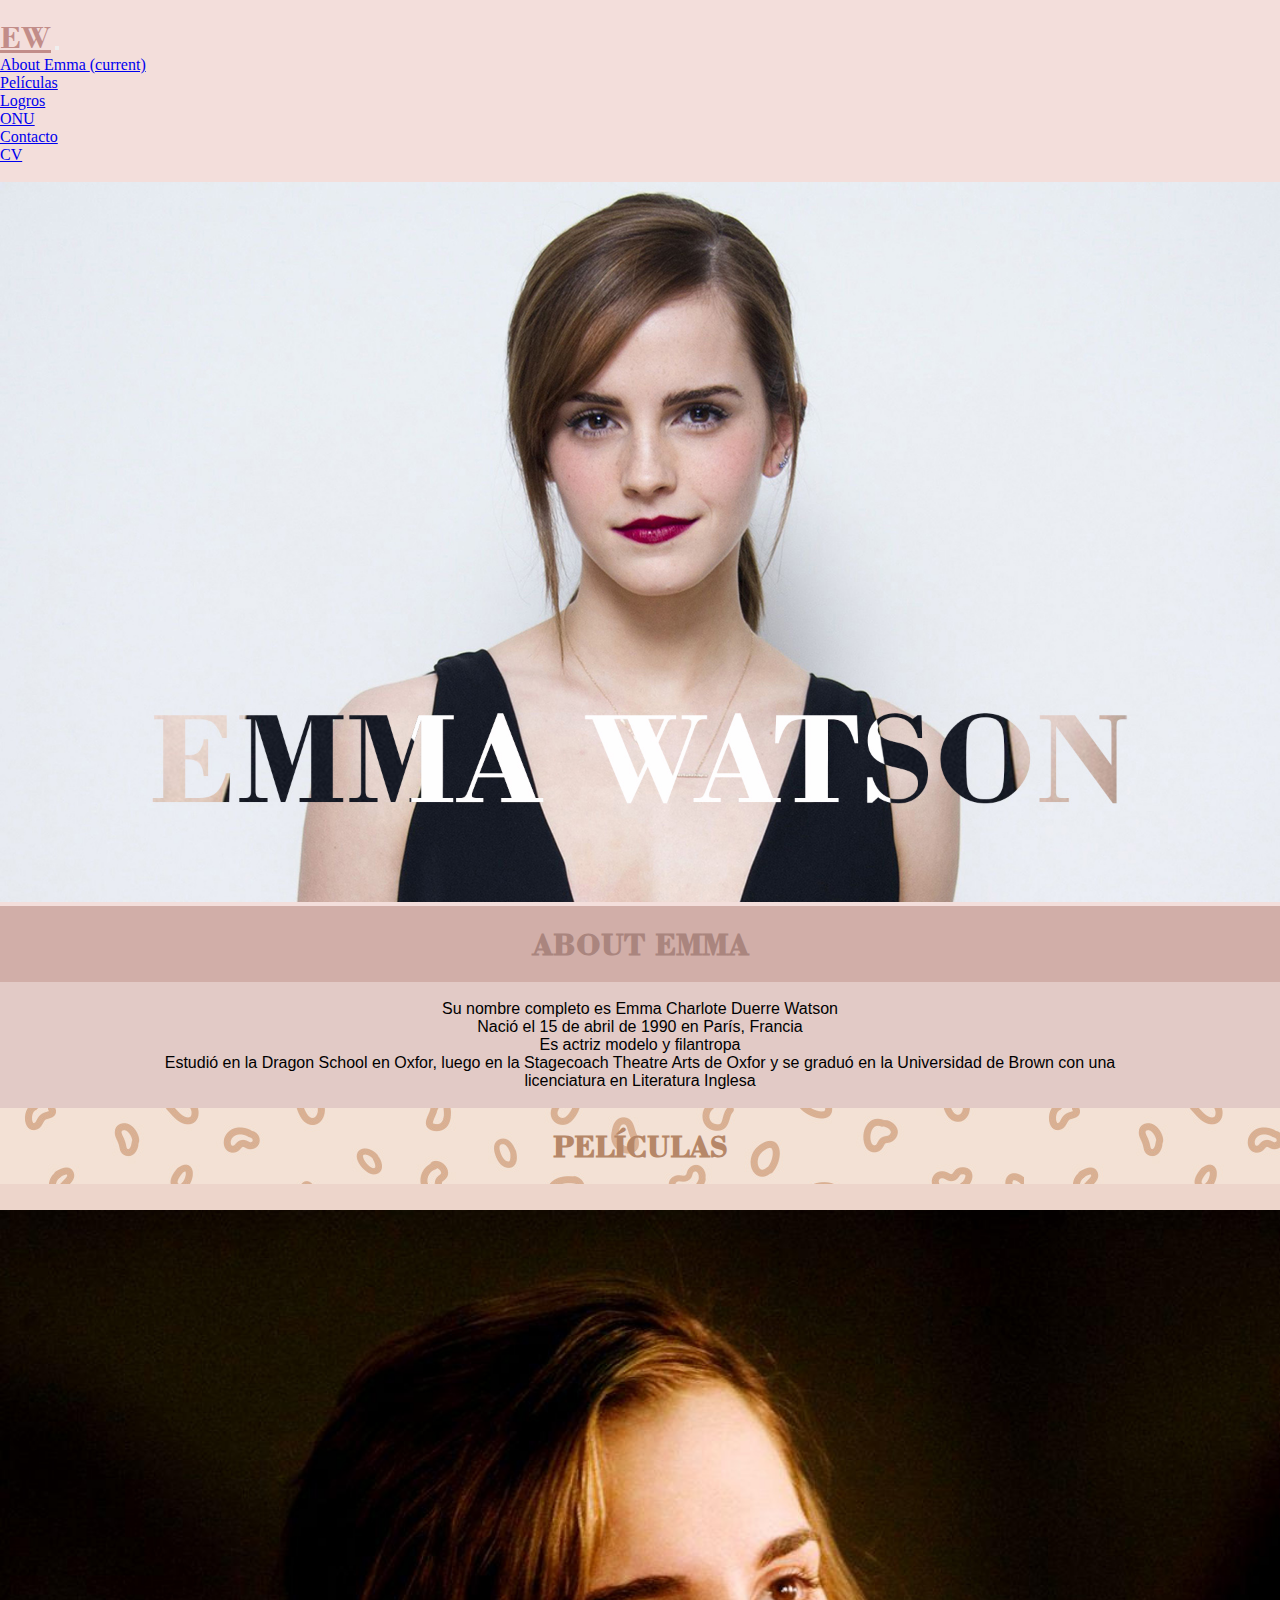
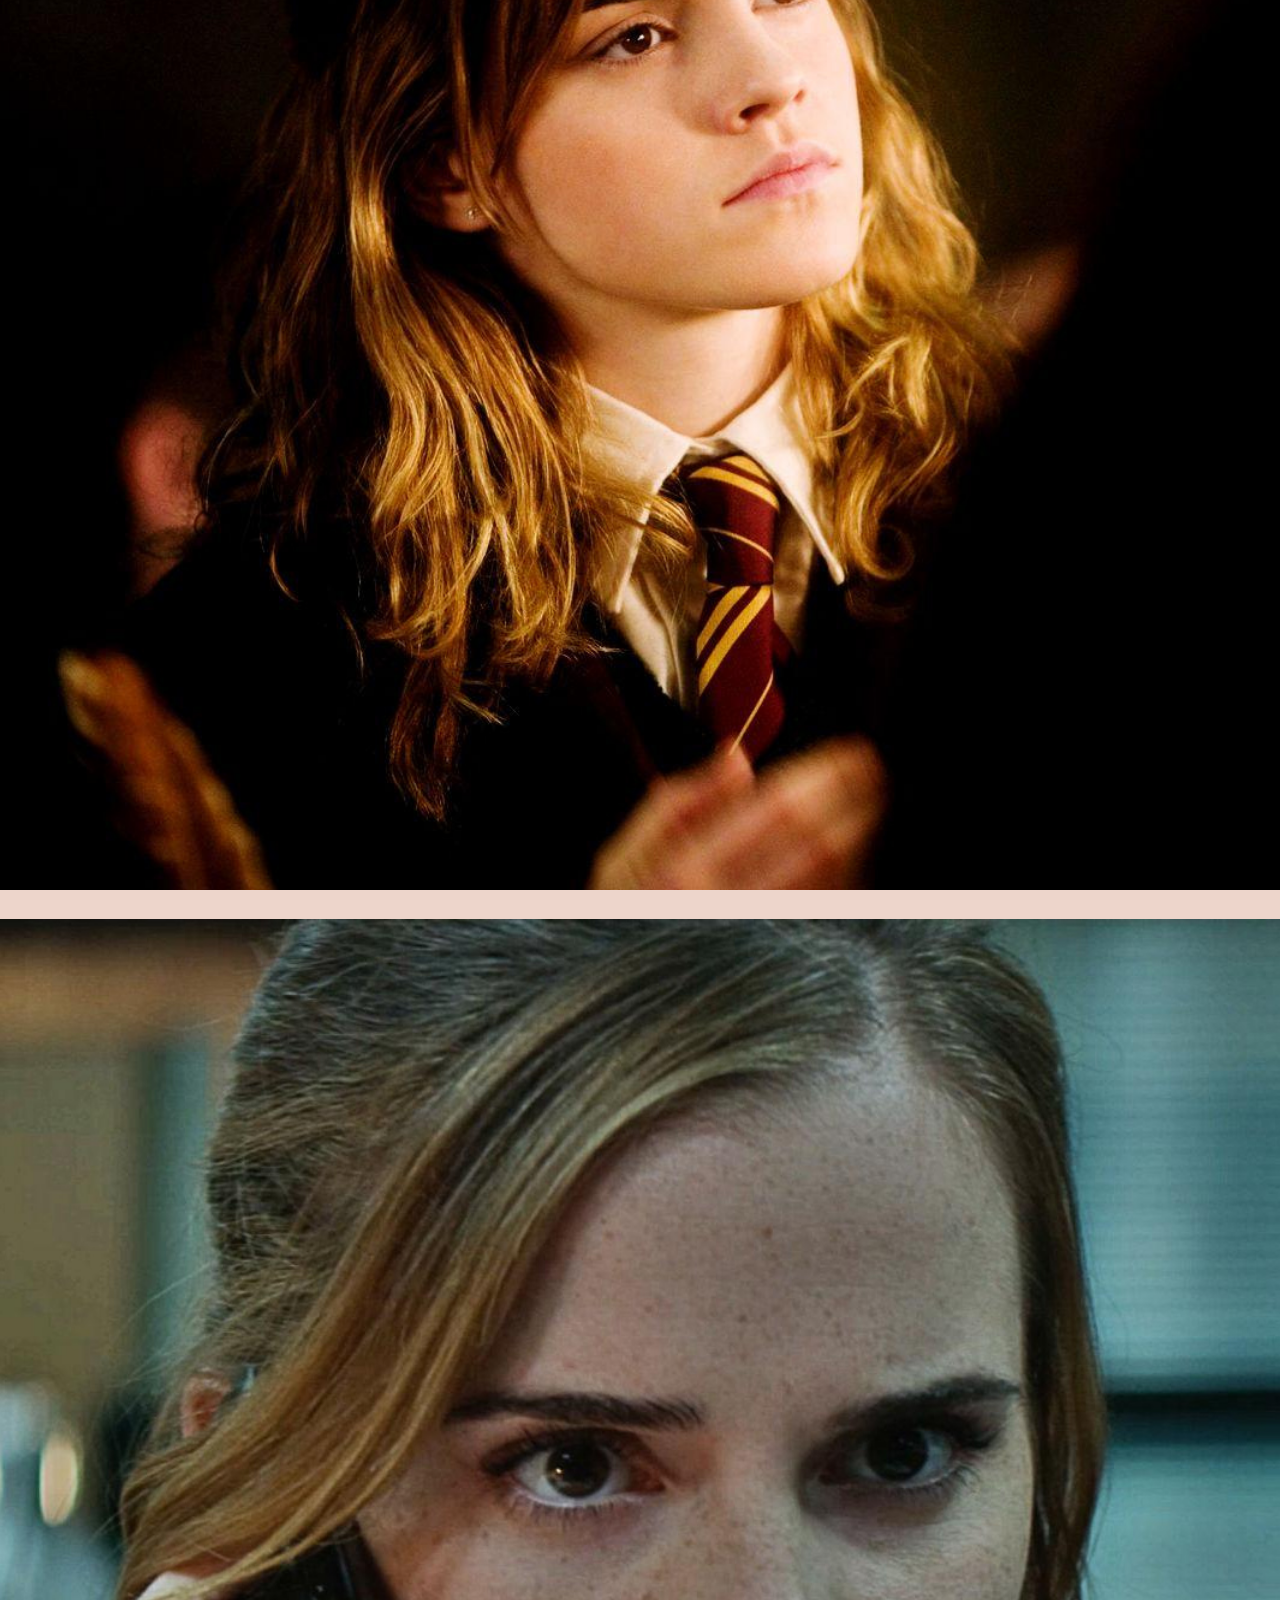
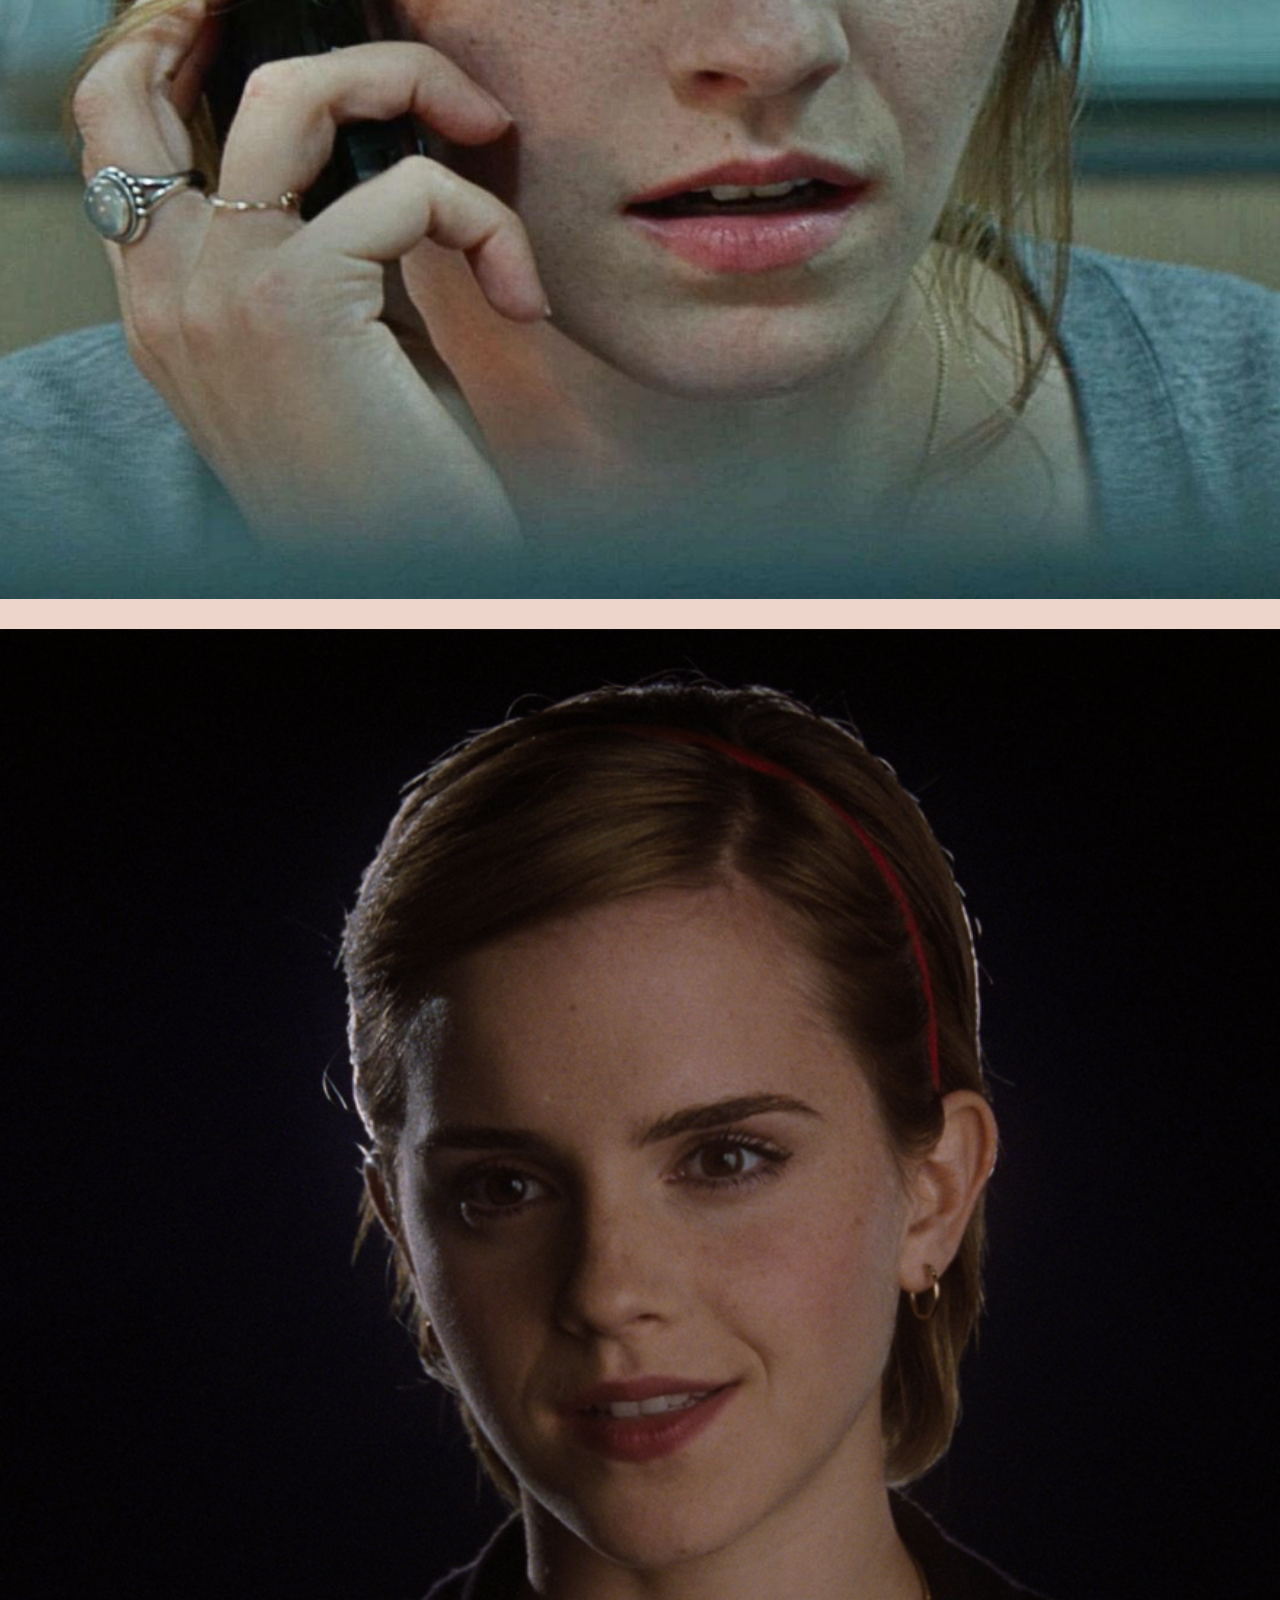
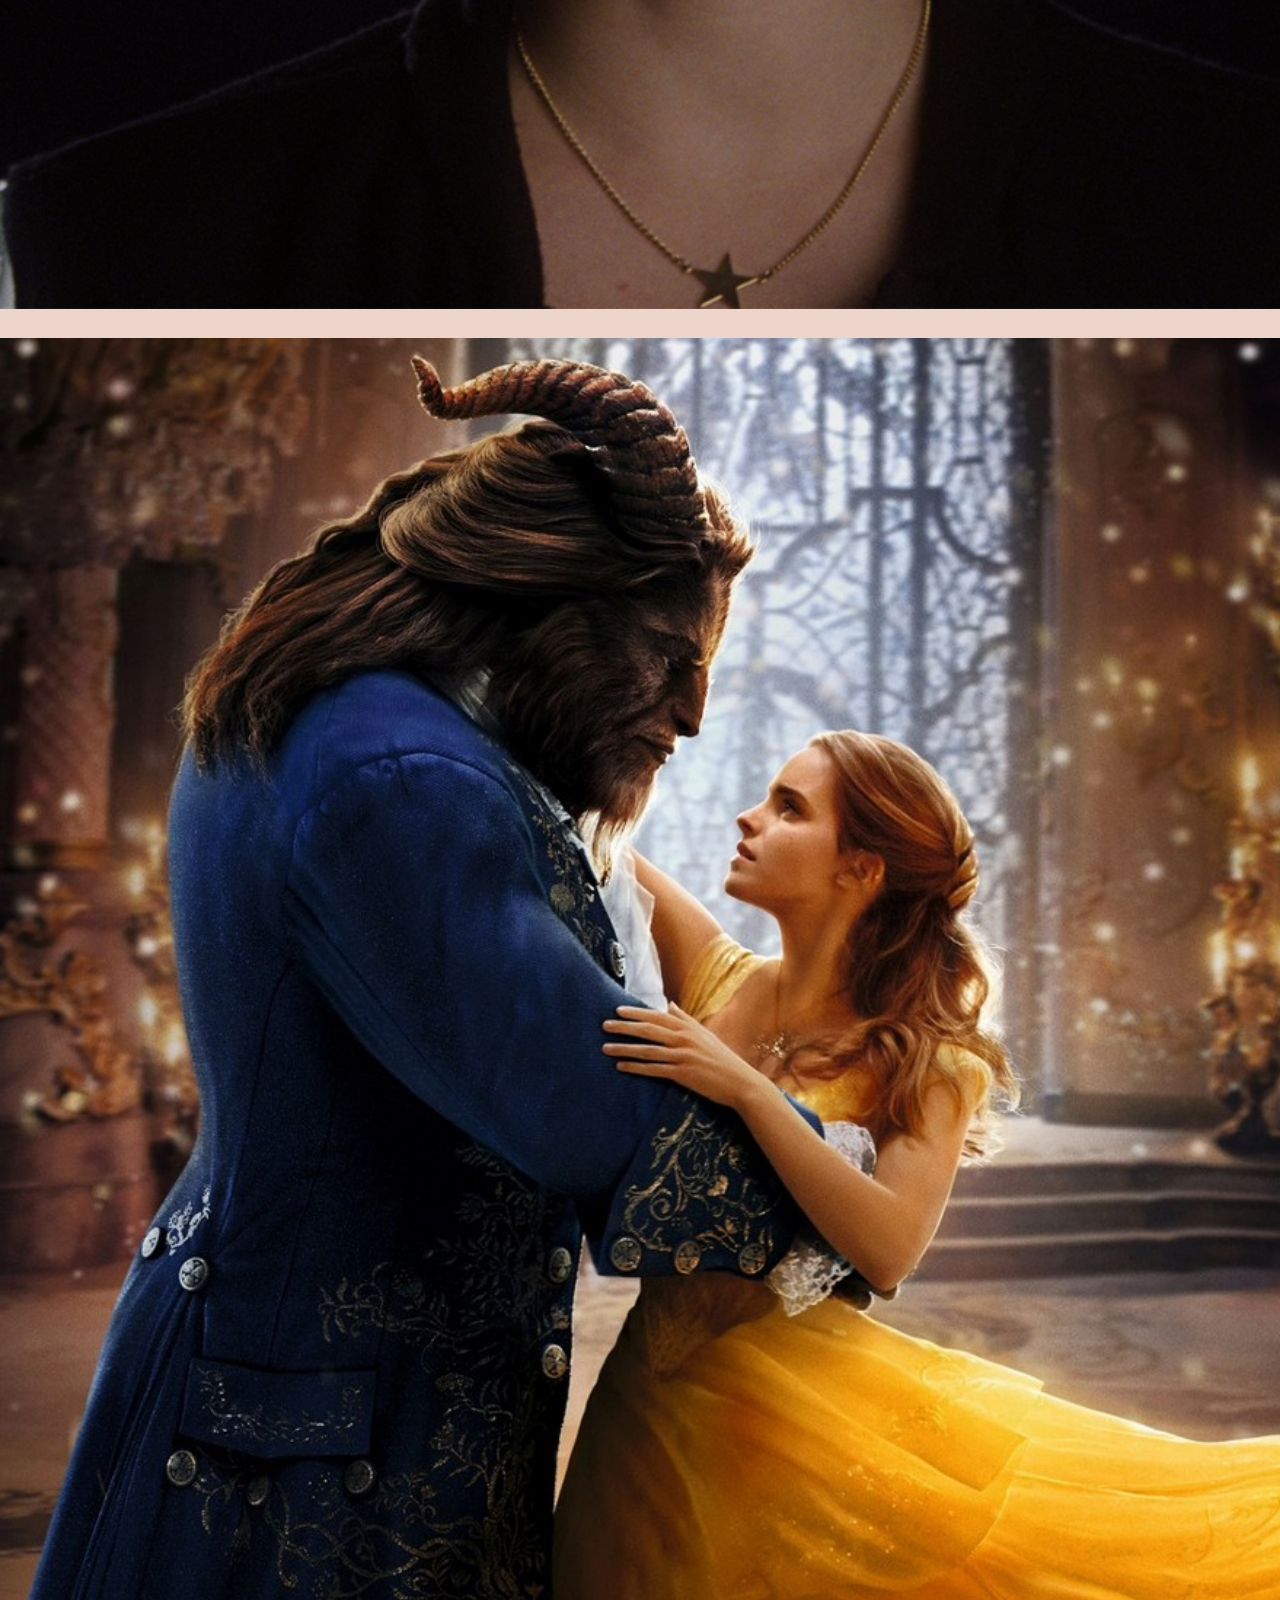
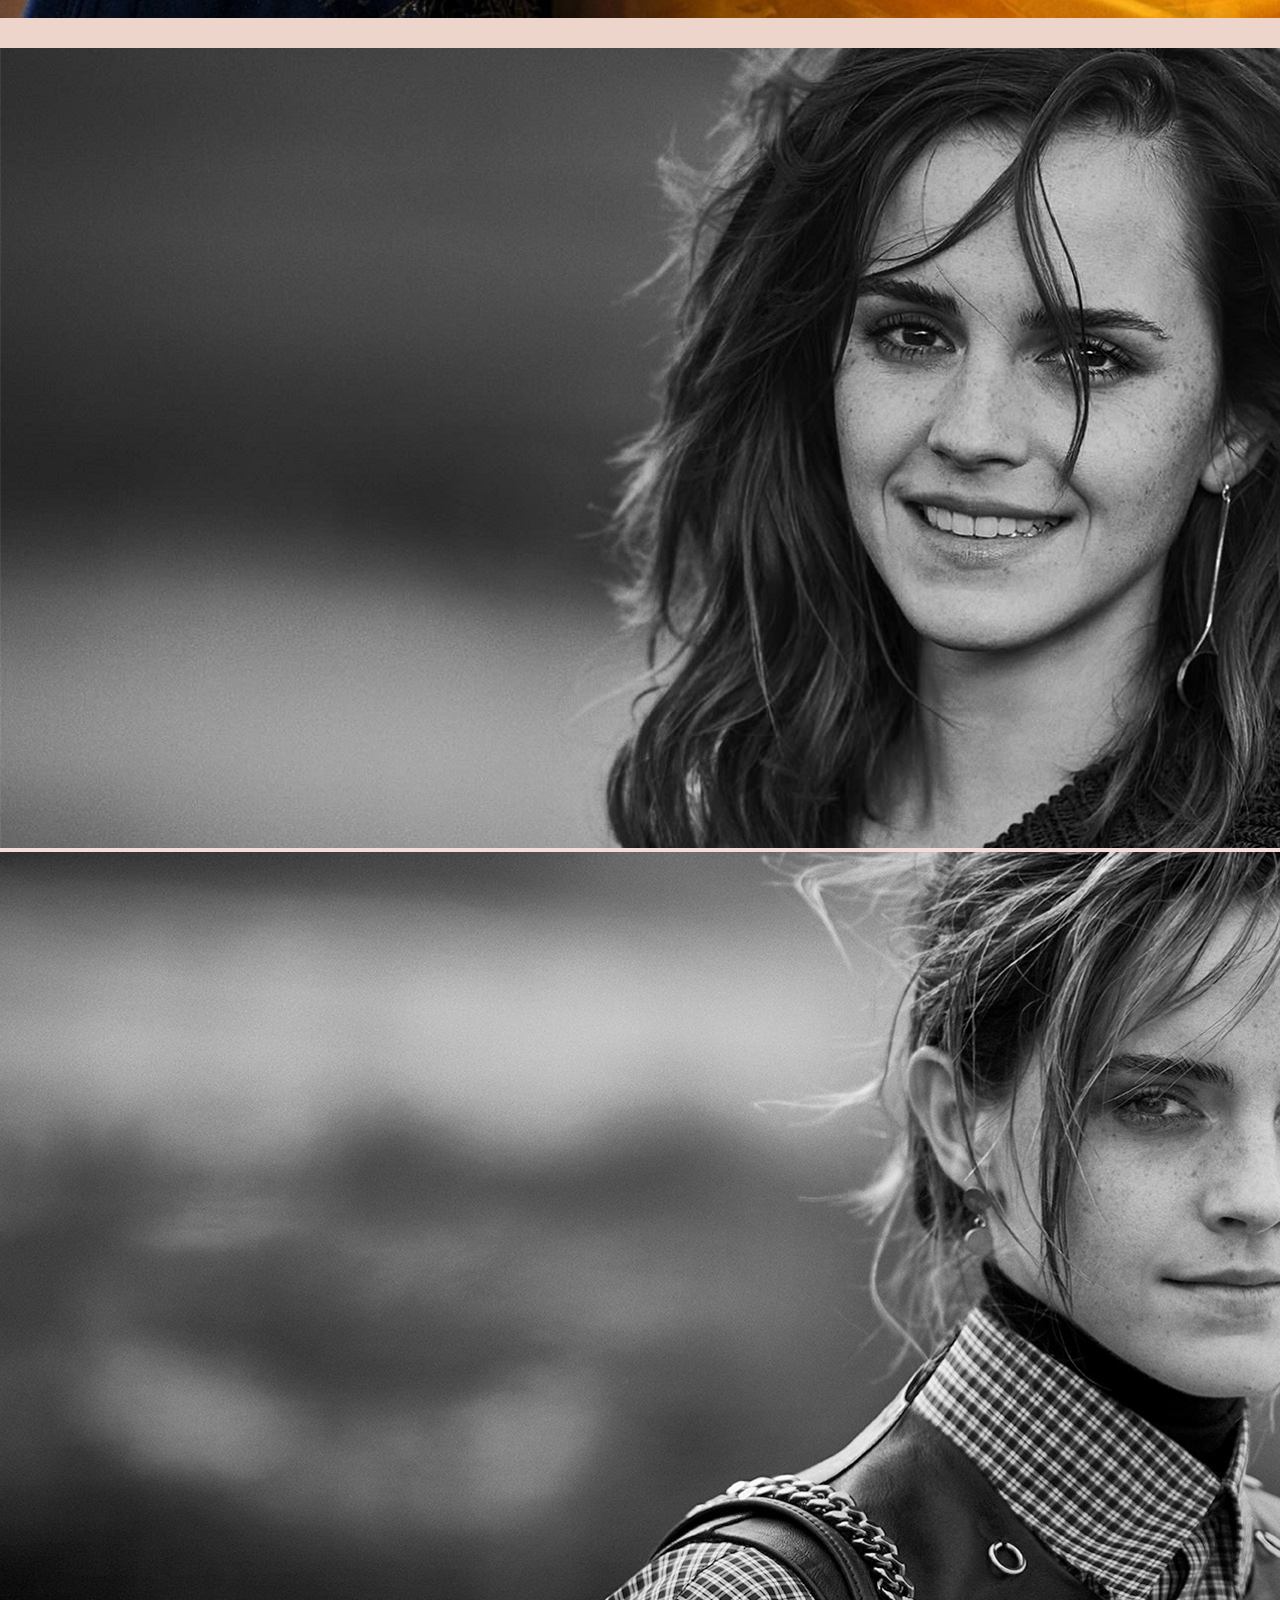
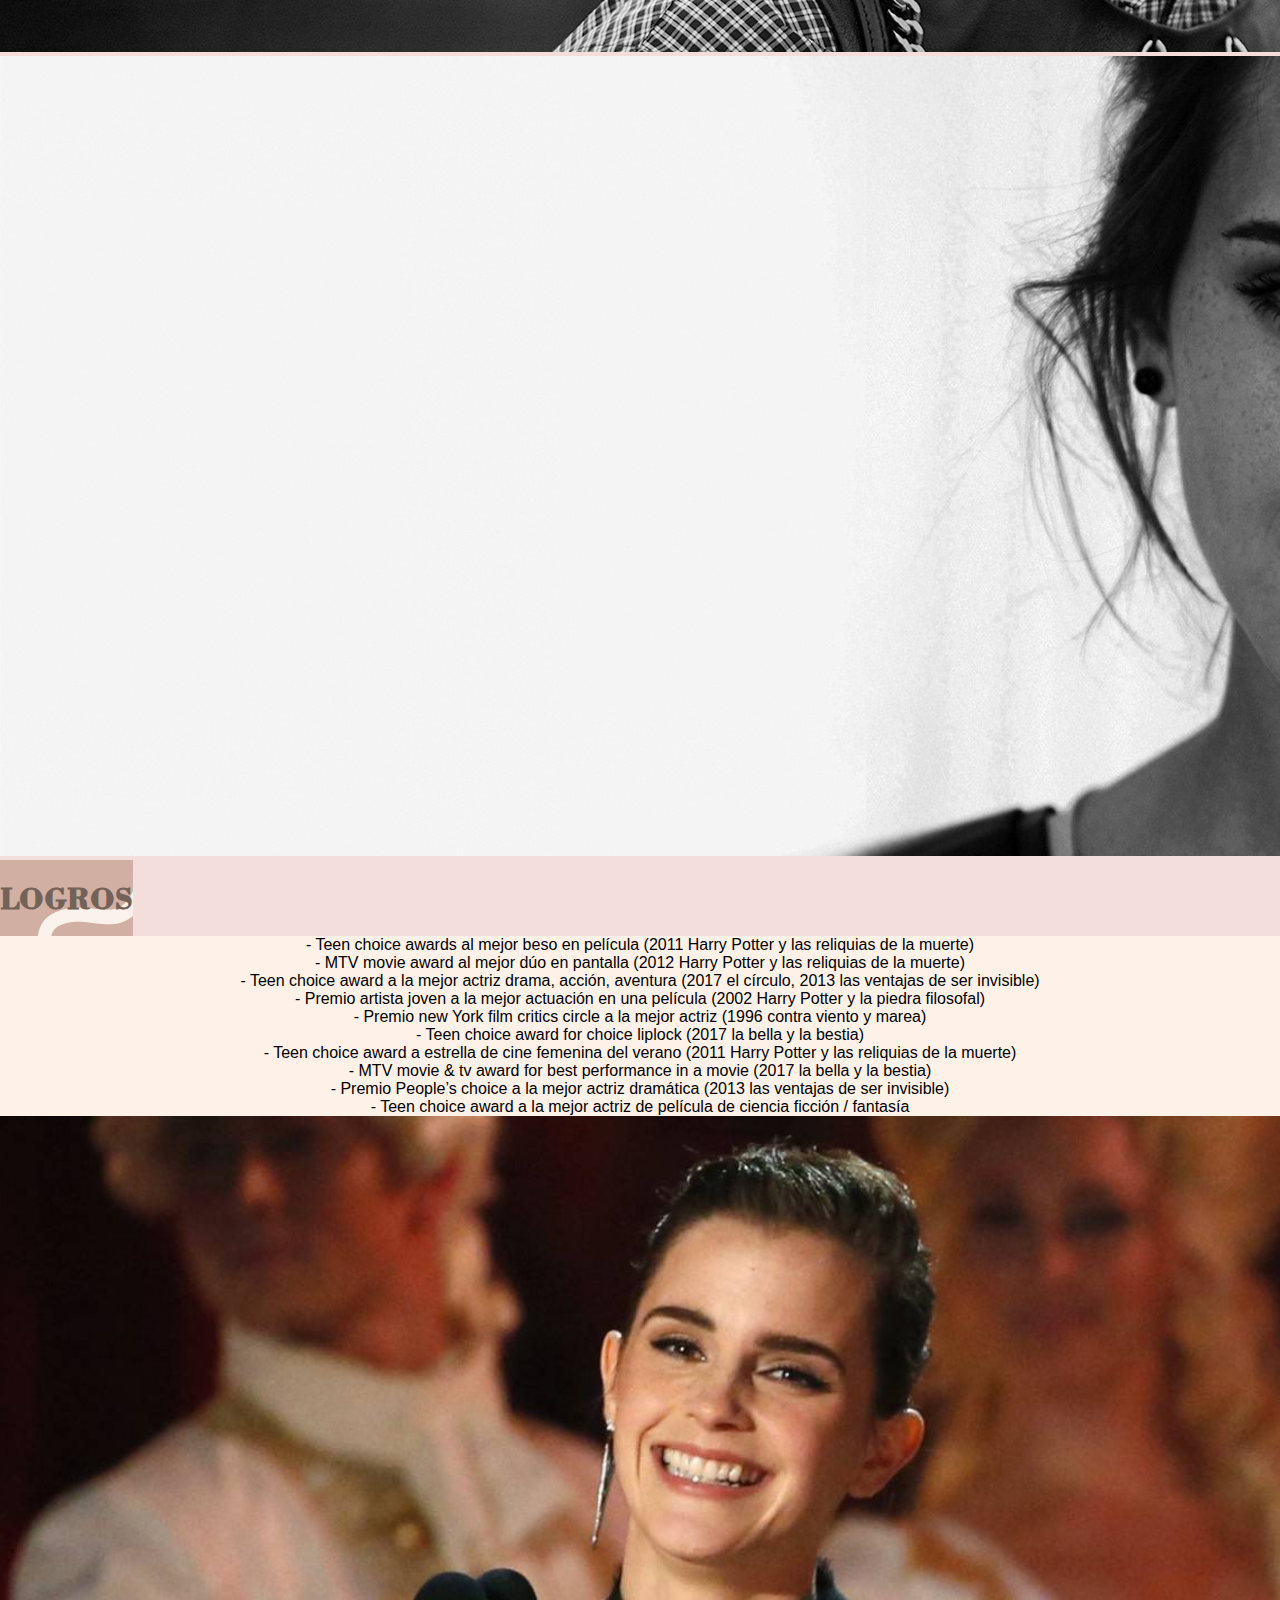
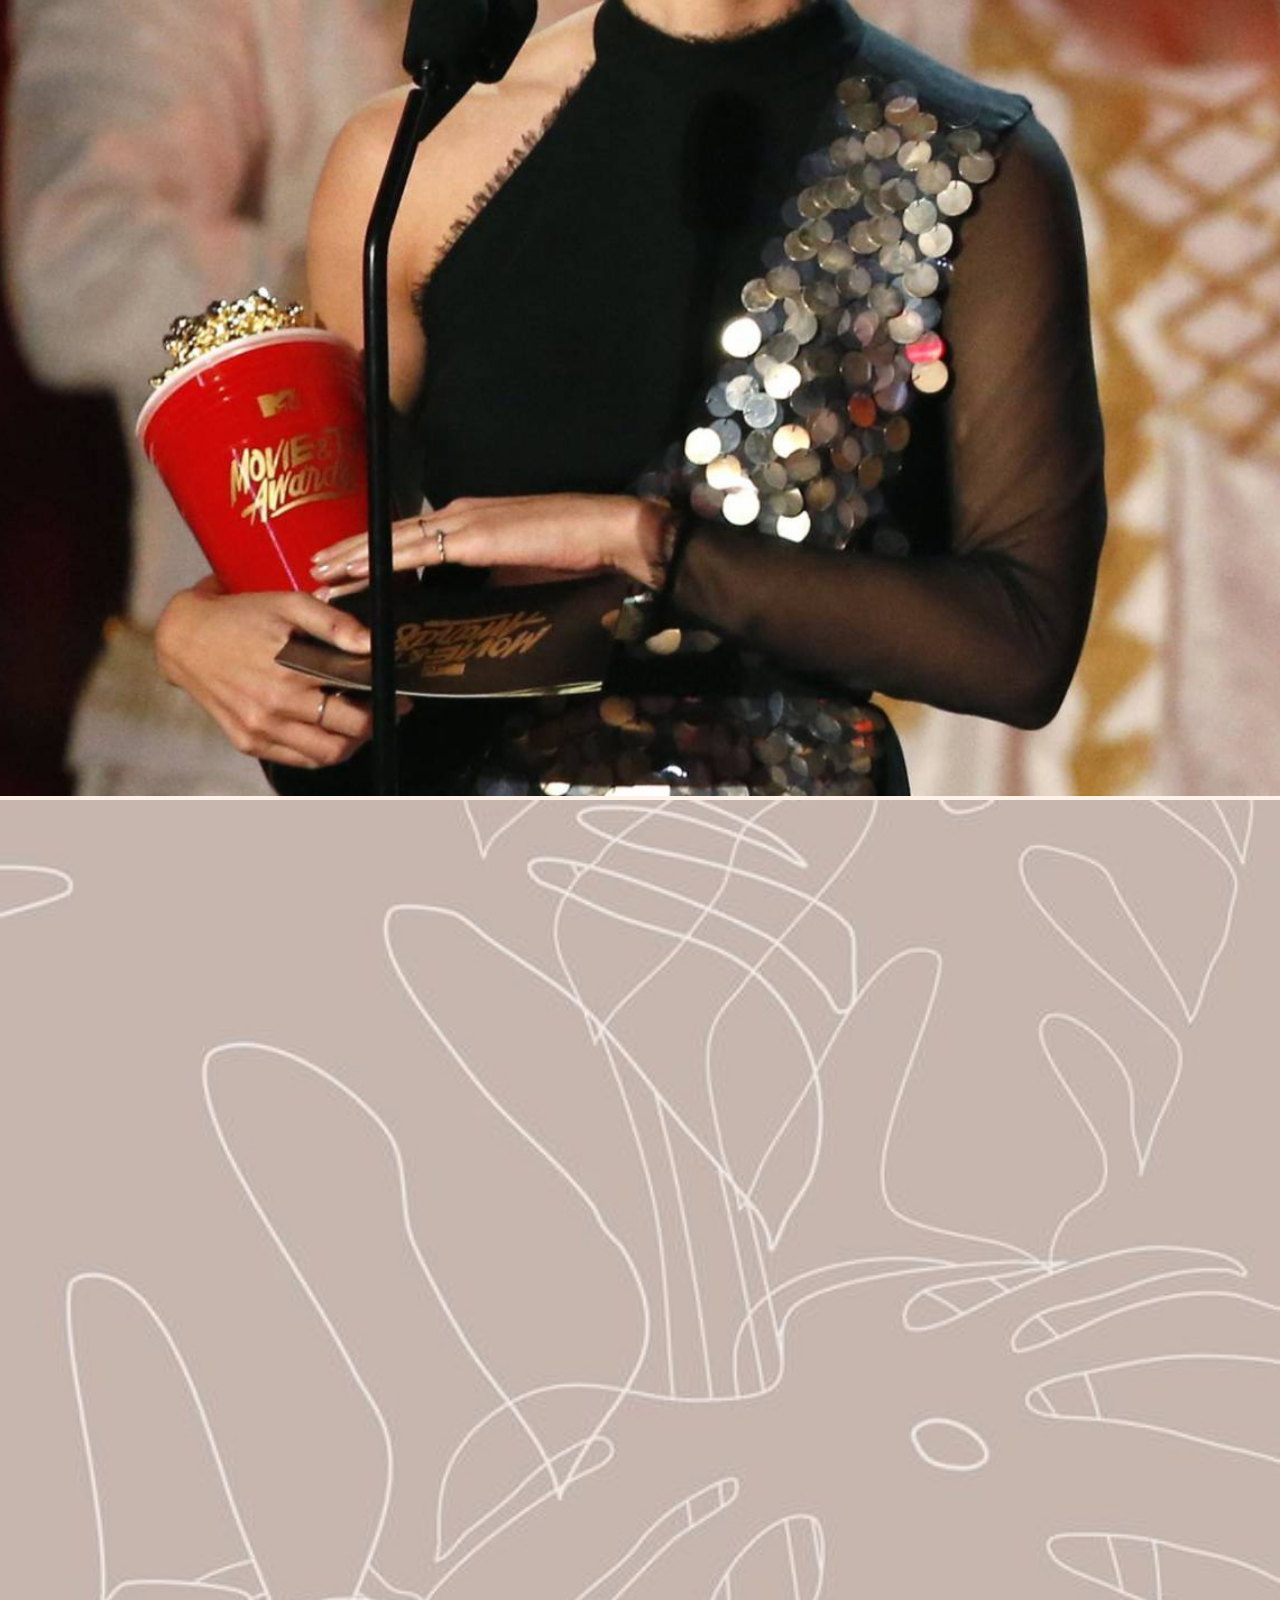
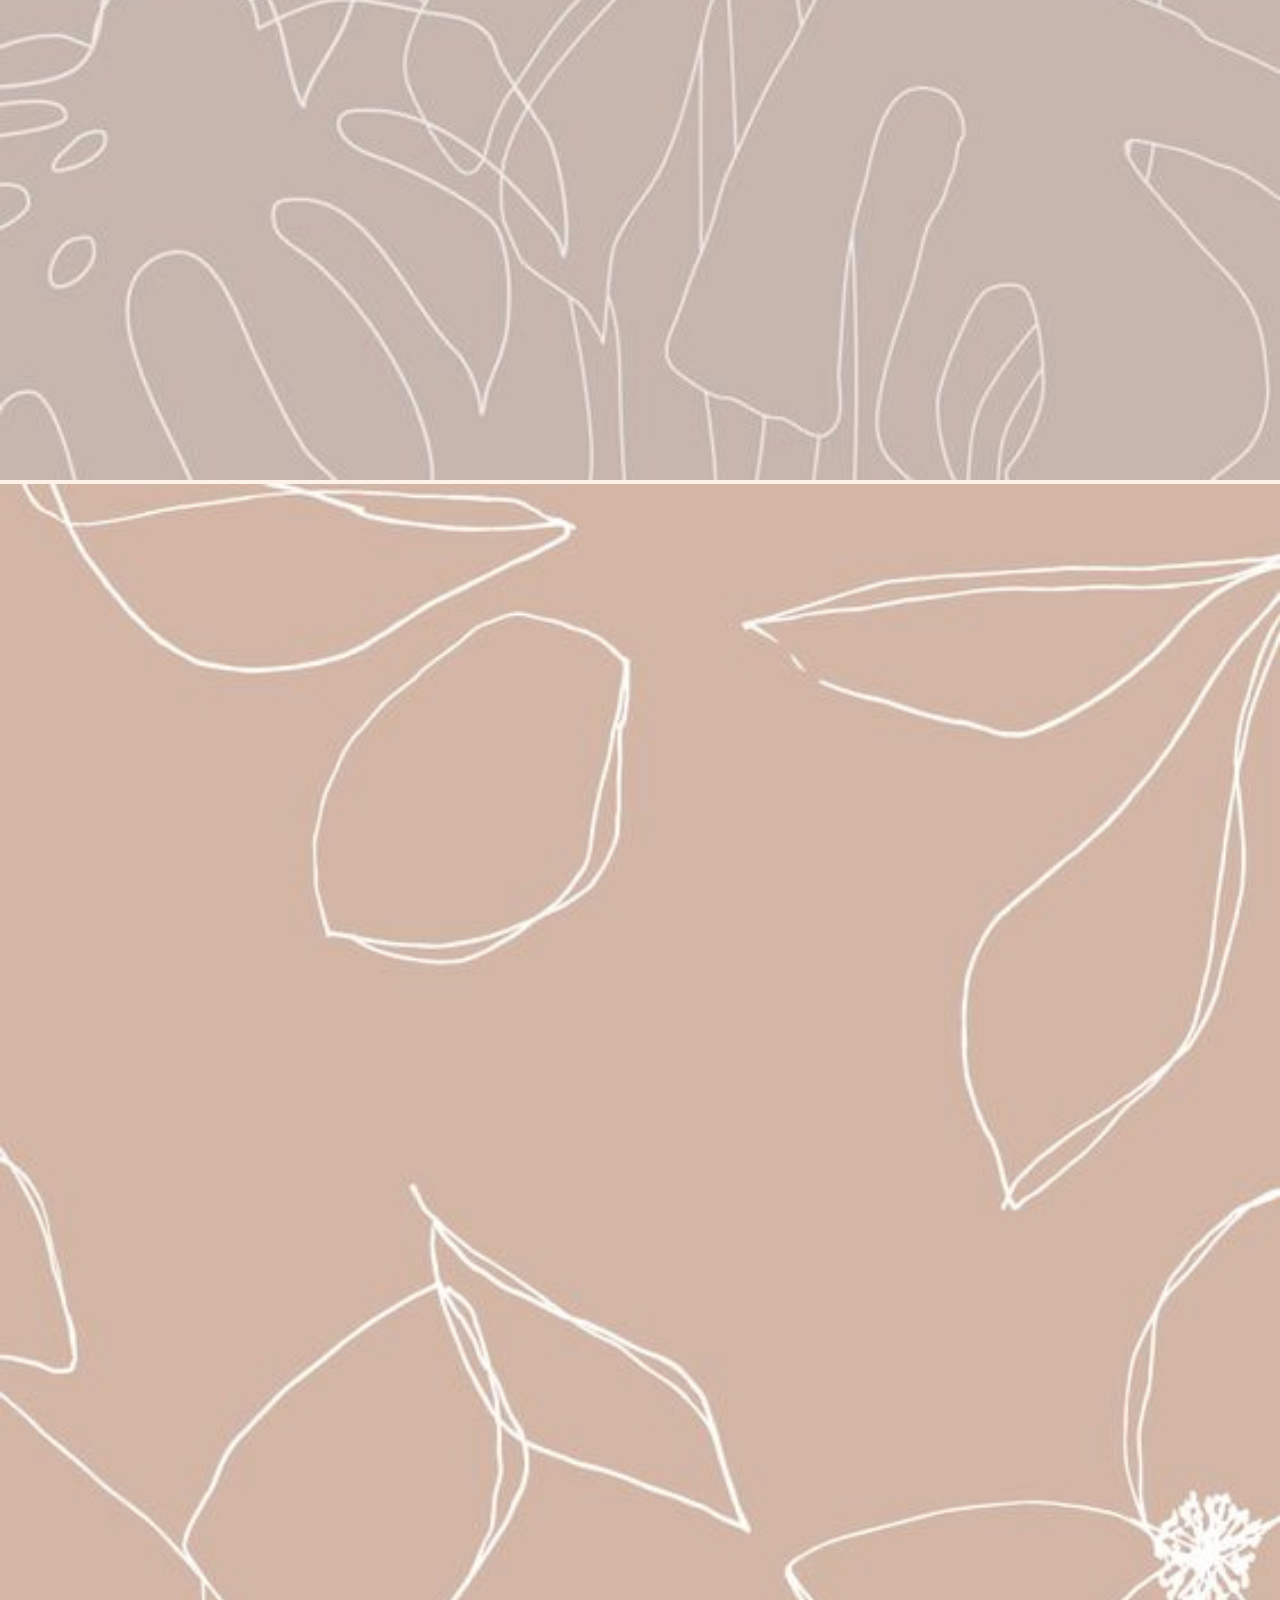
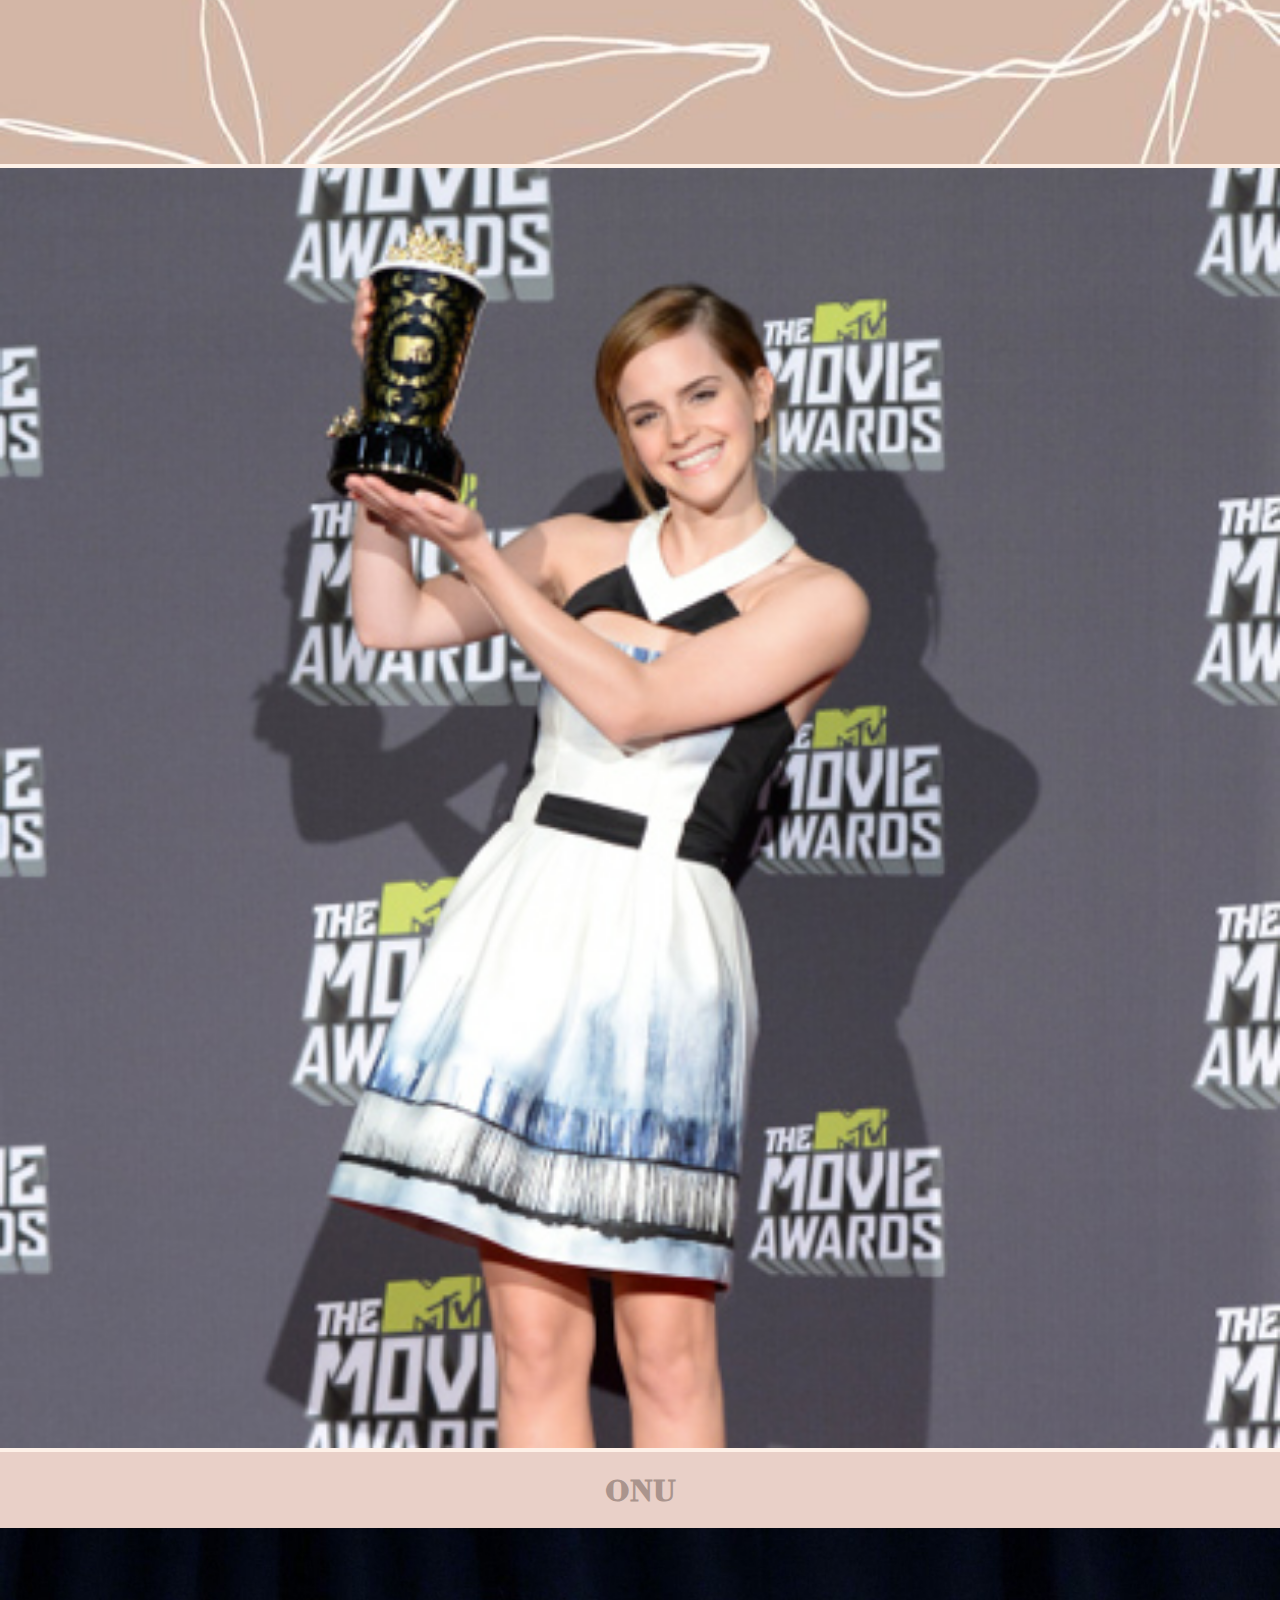
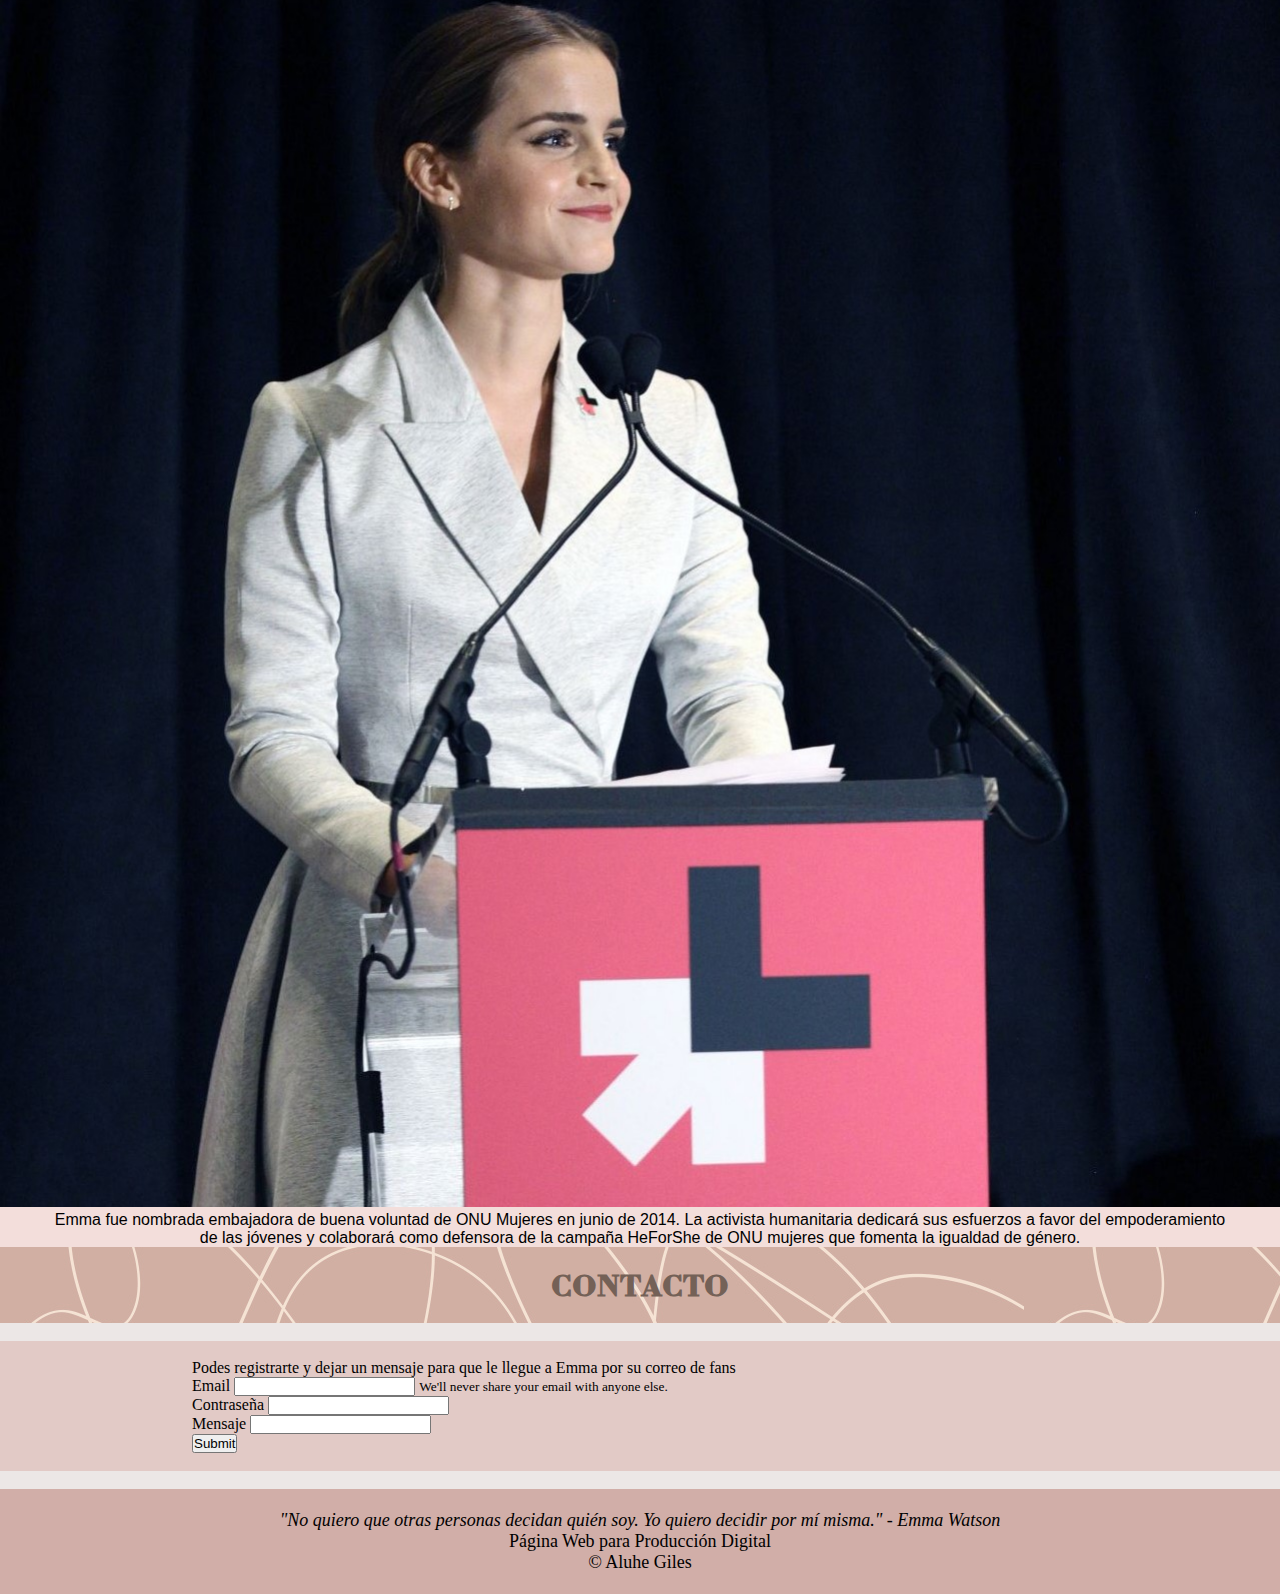
<file: index.html>
<!doctype html>
<html>
	<head>
        <meta charset="utf-8">
        <meta name="viewport" content="width=device-width, initial-scale=1.0">
		<title>Emma Watson</title>
        <link href="EmmaCSS.css" rel="stylesheet">
        <!-- Bootstrap CSS -->
        <link rel="stylesheet" href="https://cdn.jsdelivr.net/npm/bootstrap@4.5.3/dist/css/bootstrap.min.css" integrity="sha384-TX8t27EcRE3e/ihU7zmQxVncDAy5uIKz4rEkgIXeMed4M0jlfIDPvg6uqKI2xXr2" crossorigin="anonymous">
    </head>
    <body>
        <!-- Header -->
        <div class="generalbackground container-fluid">
            <br>
        </div>
        <header class="generalbackground container-fluid header">
            <nav class="navbar navbar-expand-lg navbar-light bg-light">

                <!-- Logo -->
                <a class="navbar-brand letralinda" href="#">EW</a>

                <!-- Boton Mobile -->
                <button class="navbar-toggler" type="button" data-toggle="collapse" data-target="#navbarNav" aria-controls="navbarNav" aria-expanded="false" aria-label="Toggle navigation">
                    <!-- Icono -->
                    <span class="navbar-toggler-icon"></span>
                </button>

                <!-- Menu -->
                <div class="collapse navbar-collapse ubicacionnav" id="navbarNav">
                  <ul class="navbar-nav">
                    <li class="nav-item active">
                      <a class="nav-link" href="#AboutEmma">About Emma <span class="sr-only">(current)</span></a>
                    </li>
                    <li class="nav-item">
                      <a class="nav-link" href="#Peliculas">Películas</a>
                    </li>
                    <li class="nav-item">
                      <a class="nav-link" href="#Logros">Logros</a>
                    </li>
                    <li class="nav-item">
                        <a class="nav-link" href="#ONU">ONU</a>
                      </li>
                      <li class="nav-item">
                        <a class="nav-link" href="#Contacto">Contacto</a>
                      </li>
                      <li class="nav-item">
                        <a class="nav-link" href="CV.html">CV</a>
                      </li>
                  </ul>
                </div>
              </nav>
        </header>
        <div class="generalbackground container-fluid">
            <br>
        </div>
        <div class="generalbackground container-fluid">
            <img class="size" src="imgs/EmmaIndex.jpg">
        </div>
        <!-- Sección About Emma -->
        <div class="container-fluid titles backgroundaboutemma">
            <br>
            <a name="AboutEmma"></a><h1 class="abtemma anim2">ABOUT EMMA</h1>
            <br>
        </div>
        <div class="container-fluid generalbackground">
            <div class="container containerbasics fondoaboutemma txt2">
            <br>
            <div class="extrpadding">
                <p>Su nombre completo es Emma Charlote Duerre Watson</p>
                <p>Nació el 15 de abril de 1990 en París, Francia</p>
                <p>Es actriz modelo y filantropa</p>
                <p>Estudió en la Dragon School en Oxfor, luego en la Stagecoach Theatre Arts de Oxfor y se graduó en la Universidad de Brown con una licenciatura en Literatura Inglesa</p>
            </div>
            <br>
            </div>
        </div>
        <!-- Sección Películas -->
        <div class="container-fluid titles patron2">
            <br>
            <a name="Peliculas"></a><h1 class="peliculas anim2">PELÍCULAS</h1>
            <br>
        </div>
        <div class="container-fluid containerpelis alg">
            <div class="container">
            <article class="row">
                <div class="col-md-6 col-sm-12">
                    <div class="espacioarriba cajaimg">

                        <img class="size img-fluid" src="imgs/HarryPotter.jpg">
                        <div class="overlay">
                            <p>En esta saga Emma representa el papel de Hermione Granger, el personaje más inteligente entre los principales</p>
                            <h3>Harry Potter</h3>
                        </div>

                    </div>
                </div>
                <div class="col-md-6 col-sm-12">
                    <div class="espacioarriba cajaimg">

                        <img class="size img-fluid" src="imgs/ElCirculo.jpg">
                        <div class="overlay">
                    		<p>Emma tiene el papel de Mae Holland, una joven prodigio contratada por "El Circulo"</p>
                            <h3>El Circulo</h3>
                        </div>

                    </div>
                </div>
                <div class="col-md-6 col-sm-12">
                    <div class="espacioarriba cajaimg">

                        <img class="size img-fluid" src="imgs/VentajasDeSerInvisible.jpg">
                        <div class="overlay">
                            <p>El rol de Emma en esta película es el de Sam, una estudiante de último año de secundaria</p>
                            <h3 class="thisone">Ventajas de Ser Invisible</h3>
                        </div>

                    </div>
                </div>
                <div class="col-md-6 col-sm-12">
                    <div class="espacioarriba espacioabajo cajaimg">

                        <img class="size img-fluid" src="imgs/LaBellaYLaBestia.jpg">
                        <div class="overlay">
                    		<p>En este clásico de Disney Emma interpreta a Bella, la princesa que salva la vida de la bestia</p>    
                            <h3>La Bella y la Bestia</h3>
                        </div>

                    </div>
                </div>
            </article>
            </div>
        </div>
        <!-- Contenedor del Slider -->
        <div id="carouselExampleSlidesOnly" class="carousel slide" data-ride="carousel">

            <!-- Slides / Imagenes -->
            <div class="carousel-inner">

              <div class="carousel-item active">
                  <img src="imgs/Slider1.jpg" class="d-block w-100" alt="Slide1">
              </div>

              <div class="carousel-item">
                <img src="imgs/Slider2.jpg" class="d-block w-100" alt="Slide2">
              </div>

              <div class="carousel-item">
                <img src="imgs/Slider3.jpg" class="d-block w-100" alt="Slide3">
              </div>
            </div>

          </div>
        <!-- Sección Logros -->
        <div class="container-fluid titles patron1">
            <br>
            <a name="Logros"></a><h1 class="logros anim2">LOGROS</h1>
            <br>
        </div>
        <div class="container-fluid containerpremios">
            <article class="row">
            <div class="col centert">
                <div class="txt2">
                <p>- Teen choice awards al mejor beso en película (2011 Harry Potter y las reliquias de la muerte)</p>
                <p>- MTV movie award al mejor dúo en pantalla (2012 Harry Potter y las reliquias de la muerte)</p>
                <p>- Teen choice award a la mejor actriz drama, acción, aventura (2017 el círculo, 2013 las ventajas de ser invisible)</p>
                <p>- Premio artista joven a la mejor actuación en una película (2002 Harry Potter y la piedra filosofal)</p>
                <p>- Premio new York film critics circle a la mejor actriz (1996 contra viento y marea)</p>
                <p>- Teen choice award for choice liplock (2017 la bella y la bestia)</p>
                <p>- Teen choice award a estrella de cine femenina del verano (2011 Harry Potter y las reliquias de la muerte)</p>
                <p>- MTV movie & tv award for best performance in a movie (2017 la bella y la bestia)</p>
                <p>- Premio People’s choice a la mejor actriz dramática (2013 las ventajas de ser invisible)</p>
                <p>- Teen choice award a la mejor actriz de película de ciencia ficción / fantasía</p>
                </div>
            </div>
            <div class="col-lg-6 col-md-12">
                <article class="row pad">
                <div class="col-6 ">
                    <img class="size img-fluid" src="imgs/Premios1.jpg">
                </div>
                <div class="col-6 ">
                    <img class="size img-fluid" src="imgs/PatronPremios1.jpg">
                </div>
                <div class="col-6 ">
                    <img class="size img-fluid" src="imgs/PatronPremios2.jpg">
                </div>
                <div class="col-6 ">
                  <img class="size img-fluid" src="imgs/Premios3.jpg">
                </div>
                </article>
            </div>
            </article>
    </div>
    <!-- Sección ONU -->
    <div class="titles container-fluid backgroundonu">
        <br>
        <a name="ONU"></a><h1 class="onu anim2">ONU</h1>
        <br>
    </div>
    <div class="container-fluid generalbackground">
        <div class="container">
        <article class="row">
            <div class="col-sm-12 col-md-6">
                <img class="img-fluid size anim1" src="imgs/onu.jpg">
            </div>
            <div class="col-sm-12 col-md-6 centert txt2">
                <p>Emma fue nombrada embajadora de buena voluntad de ONU Mujeres en junio de 2014. La activista humanitaria dedicará sus esfuerzos a favor del empoderamiento de las jóvenes y colaborará como defensora de la campaña HeForShe de ONU mujeres que fomenta la igualdad de género. </p>
            </div>
        </article>
        </div>
    </div>
    <!-- Sección Contacto -->
    <div class="titles container-fluid patron3">
        <br>
        <a name="Contacto"></a><h1 class="logros anim2">CONTACTO</h1>
        <br>
    </div>
    <div class="container-fluid backgroundcont">
        <br>
    </div>
    <div class="container-fluid backgroundcont">
        <div class="container fondoaboutemma">
            <br>
            <div class="contsize">
            <p>Podes registrarte y dejar un mensaje para que le llegue a Emma por su correo de fans</p>
            <!-- Form -->
            <form netlify>
                <div class="form-group">
                  <label for="exampleInputEmail1">Email</label>
                  <input type="email" class="form-control" id="exampleInputEmail1" aria-describedby="emailHelp">
                  <small id="emailHelp" class="form-text text-muted">We'll never share your email with anyone else.</small>
                </div>
                <div class="form-group">
                  <label for="exampleInputPassword1">Contraseña</label>
                  <input type="password" class="form-control" id="exampleInputPassword1">
                </div>
                <div class="form-group">
                    <label for="exampleInputPassword1">Mensaje</label>
                    <input type="password" class="form-control" id="exampleInputPassword1">
                  </div>
                <button type="submit" class="btn btn-primary">Submit</button>
                </div>
            </form>
              <br>
        </div>
    </div>
    <div class="container-fluid backgroundcont">
        <br>
    </div>
    <!-- Footer -->
    <div class="container-fluid footer">
        <div class="container">
            <br>
            <p class="cursiva">"No quiero que otras personas decidan quién soy. Yo quiero decidir por mí misma." - Emma Watson</p>
            <p>Página Web para Producción Digital</p>
            <p>© Aluhe Giles</p>
            <br>
        </div>
    </div>



         <!-- Bootstrap Js -->
         <script src="https://code.jquery.com/jquery-3.5.1.slim.min.js" integrity="sha384-DfXdz2htPH0lsSSs5nCTpuj/zy4C+OGpamoFVy38MVBnE+IbbVYUew+OrCXaRkfj" crossorigin="anonymous"></script>
         <script src="https://cdn.jsdelivr.net/npm/bootstrap@4.5.3/dist/js/bootstrap.bundle.min.js" integrity="sha384-ho+j7jyWK8fNQe+A12Hb8AhRq26LrZ/JpcUGGOn+Y7RsweNrtN/tE3MoK7ZeZDyx" crossorigin="anonymous"></script>
    </body>
</file>
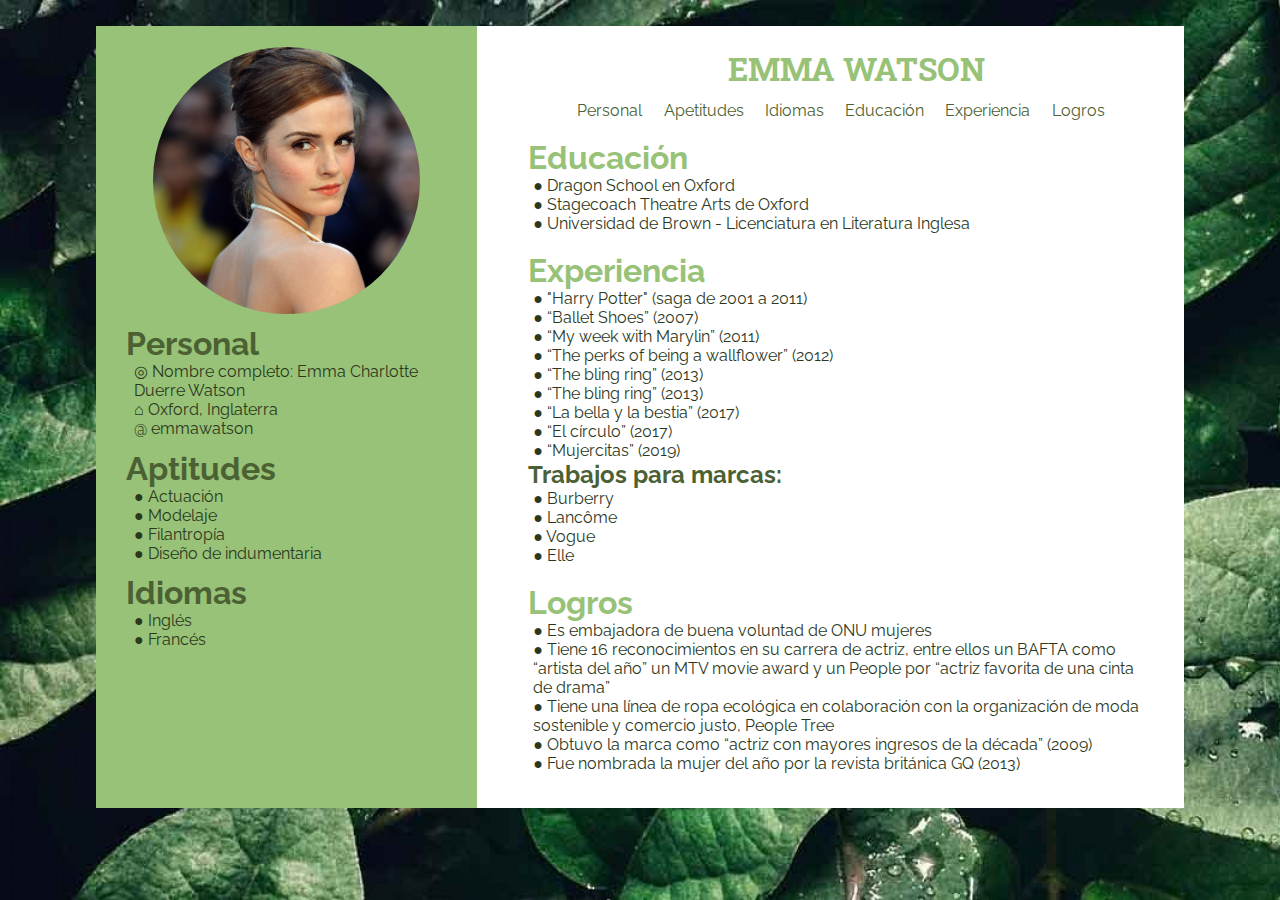
<file: CV.html>
<!doctype html>
<html>
	<head>
        <meta charset="utf-8">
        <meta name="viewport" content="width=device-width, initial-scale=1.0">
		<title>CV Emma Watson</title>
		<link href="Cv.css" rel="stylesheet">
    </head>
    <body>
        <main class="wrapper">
            <div class="item1">
                <div>
                    <img class="img" src="imgs/Emma.jpg" alt="Emma">
                </div>
                <div>
                    <a name="Personal"></a><h1>Personal</h1>
                    <p>◎ Nombre completo: Emma Charlotte Duerre Watson</p>
                    <p>⌂ Oxford, Inglaterra</p>
                    <p>@ <a href="https://www.instagram.com/emmawatson/">emmawatson</a> </p>
                </div>
                <div>
                    <a name="Aptitudes"></a><h1>Aptitudes</h1>
                    <p>● Actuación</p>
                    <p>● Modelaje</p>
                    <p>● Filantropía</p>
                    <p>● Diseño de indumentaria</p>
                </div>
                <div>
                    <a name="Idiomas"></a><h1>Idiomas</h1>
                    <p>● Inglés</p>
                    <p class="espacioabajo">● Francés</p>
                </div>
            </div>
           
            <div class="item2">
                <div>
                    <h1 class="nombre">EMMA WATSON</h1>
                </div>
                <div class="nav">
                    <a href="#Personal">Personal</a>
                    <a href="#Aptitudes">Apetitudes</a>
                    <a href="#Idiomas">Idiomas</a>
                    <a href="#Educación">Educación</a>
                    <a href="#Experiencia">Experiencia</a>
                    <a href="#Logros">Logros</a>
                </div>
                <div>
                    <a name="Educación"></a><h1>Educación</h1>
                    <p>● Dragon School en Oxford</p>
                    <p>● Stagecoach Theatre Arts de Oxford</p>
                    <p>● Universidad de Brown - Licenciatura en Literatura Inglesa</p>
                </div>
                <div>
                    <a name="Experiencia"></a><h1>Experiencia</h1>
                    <p>● "Harry Potter" (saga de 2001 a 2011)</p>
                    <p>● “Ballet Shoes” (2007)</p>
                    <p>● “My week with Marylin” (2011)</p>
                    <p>● “The perks of being a wallflower” (2012)</p>
                    <p>● “The bling ring” (2013)</p>
                    <p>● “The bling ring” (2013) </p>
                    <p>● “La bella y la bestia” (2017)</p>
                    <p>● “El círculo” (2017)</p>
                    <p>● “Mujercitas” (2019)</p>
                    <h2>Trabajos para marcas:</h2>
                    <p>● Burberry</p>
                    <p>● Lancôme</p>
                    <p>● Vogue</p>
                    <p>● Elle</p>
                </div>
                <div>
                    <a name="Logros"></a><h1>Logros</h1>
                    <p>● Es embajadora de buena voluntad de ONU mujeres</p>
                    <p>● Tiene 16 reconocimientos en su carrera de actriz, entre ellos un BAFTA como “artista del año” un MTV movie award y un People por “actriz favorita de una cinta de drama”</p>
                    <p>● Tiene una línea de ropa ecológica en colaboración con la organización de moda sostenible y comercio justo, People Tree</p>
                    <p>● Obtuvo la marca como “actriz con mayores ingresos de la década” (2009)</p>
                    <p class="espacioabajo">● Fue nombrada la mujer del año por la revista británica GQ (2013)</p>
                </div>
                
            </div>

        </main>
    </body>
</file>
<file: EmmaCSS.css>
/*Fuentes Importadas*/
@font-face { font-family: Titulos; src: url(fuentes/BODONIB.TTF);}
@font-face { font-family: Pelis; src: url(fuentes/Wishingly.otf);}
@import url('https://fonts.googleapis.com/css2?family=Raleway&display=swap');

* {
    padding: 0;
    margin: 0;
}

html { 
    background-color: #f3dedb;}

h3 {
    font-family: Pelis;
    padding-top: 1%;
}

@keyframes anim1 {
    0% {
        transform: scale(0.9);
      }

    50% {
        transform: scale(1);
      }

    100% {
        transform: scale(0.9);
      }
}

@keyframes anim2 {
    0% {
      letter-spacing: -0.5em;
      opacity: 0;
    }
    40% {
      opacity: 0.6;
    }
    100% {
      opacity: 1;
    }
  }
  

/*Clases*/

.anim1 {
    animation: anim1 10s infinite;
}

.anim2 {
    animation: anim2 3s infinite;
    animation-delay: 1;
}

.ubicacionnav {
    justify-content: center;
}

.letralinda {
    color: #c28d89;
    font-family: Titulos;
    font-size: xx-large;
}

.generalbackground { 
    background-color: #f3dedb;
}

.size { width: 100%;}

.titles {
    text-align: center;
    font-family: Titulos;
}

.backgroundaboutemma {
    background-color: #d1aea8;
}

.patron1 { 
    background-image: url(imgs/Patrón1.jpg);
    width: max-content;
    margin: 0;
}

.patron2 {
    background-image: url(imgs/Patrón2.jpg);
    margin: 0;
}

.patron3 {
    background-image: url(imgs/Patrón3.jpg);
    margin: 0;
}

.fondoaboutemma {
    background-color: #e2cac6;
}

.containerpelis {
    background-color: #edd5cb;
}

.cajaimg {
    position: relative;
    width: 100%;
    cursor: pointer;
    display: inline-block;
}

.cajaimg .overlay {
    position: absolute;
    bottom: 0;
    height: 25%;
    width: 100%;
    background-color: rosybrown;
    color: white;
    text-align: center;
    opacity: 0;
    transition: opacity 0.5s ease-in-out;
}

.cajaimg:hover .overlay {
    opacity: 1;
    cursor: pointer;
}

.thisone {
    font-size: 1.50rem;
}

.overlay h3 {
    position: absolute;
    bottom: 34%;
    left: 50%;
    transform: translate(-50%, -50%);
}

.overlay p {
    position: absolute;
    bottom: 0.5%;
    padding-left: 1%;
    padding-right: 1%;
    transform: translate(-50% -50%);
}

.extrpadding {
    padding-left: 8%;
    padding-right: 8%;
}

.txt2 {
    text-align: center;
    font-family: 'Raleway', sans-serif;
    padding-left: 3.5%;
    padding-right: 3.5%;
}

.espacioarriba {
    margin-top: 2%;
}

.espacioabajo {
    margin-bottom: 2%;
}

.centert {
    align-self: center;
}

.containerpremios {
    background-color: #fef1e8;
}

.pad [class*="col-"] {
    padding: 0;
}

.backgroundonu {
    background-color: #e9d0c8;
}

.contsize {
    padding-left: 15%;
    padding-right: 15%;
}

.backgroundcont {
    background-color: #ece7e6;
}

.cursiva {
    font-style: italic;
}

.footer {
    text-align: center;
    font-size: large;
    background-color: #d1aea8;
}

.onu {
    color: #aa948d;
}

.logros {
    color: #746157;
}

.peliculas {
    color: #b68768;
}

.abtemma {
    color: #aa857e;
}
</file>
<file: Cv.css>
/*Fuentes*/
@import url('https://fonts.googleapis.com/css2?family=Roboto+Slab&display=swap');
@import url('https://fonts.googleapis.com/css2?family=Raleway&display=swap');
@import url('https://fonts.googleapis.com/css2?family=Raleway:wght@700&display=swap');

/*General*/
html {
    color: black;
    text-align: left;
    background-image: url(imgs/BackgroundLeaves.jpg);
    font-family: 'Raleway', sans-serif;
}

* { margin: 0;
    padding: 0;
}

img { width: 100%;}

/*Animaciones*/

@keyframes animdestello {
    0%{ transform: scale(0.75);}
    20% { transform: scale(0.90);}
    40% { transform: scale(0.75);}
    60% { transform: scale(0.90);}
    80% { transform: scale(0.75);}
    100%{ transform: scale(0.90);}
}

/*Clases*/
.wrapper {
    width: 85%;
    margin-left: 7.5%;
    margin-right: 7.5%;
    display: flex;
    margin-top: 1%;
    padding-top: 1%;
    padding-bottom: 5%;
}

.item1 { 
    width: 35%;
    background-color: #97c277;
    padding-top: 2%;
}

.item1 p {
    color: #2c381d;
    padding-left: 10%;
    padding-right: 6%;
}

.item1 a {
    text-decoration: none;
    color:  #2c381d;
}

.item1 h1 {
    color: #4c6133;
    padding-top: 3%;
    padding-left: 8%;
}


.item2 {
    width: 65%;
    background-color: white;
    padding-top: 2%;
}

.nombre { 
    text-align: center;
    font-family: 'Roboto Slab', serif;
    color: #2c381d;
    animation: animdestello 10s infinite;
}

.nav {
    display: flex;
    justify-content: center;
}

.item2 a {
    text-decoration: none;
    color: #4c6133;
    padding-top: 1.5%;
    padding-left: 3%;
}

.item2 p {
    padding-left: 8%;
    padding-right: 6%;
    color: #2c381d;
}

.item2 h1 {
    padding-left: 7.3%;
    color: #97c277;
}

.item2 h2 {
    padding-left: 7.3%;
    color: #4c6133;
}

.img {
    border-radius: 50rem;
    width: 70%;
    display: block;
    margin: auto;
}

.espacioabajo {
    padding-bottom: 5%;
}

/*Media Queris*/
@media screen and (min-width: 600px) and (max-width: 960px)
{ 
    .wrapper { 
        width: 100%;
        margin: auto;}
    .nav { display: unset;}
    .item2 a { 
        display: block;
        text-align: center;}

}
@media screen and (min-width: 0px) and (max-width: 599px)
{ 
    .item1 { width: 100%;}
    .item2 { width: 100%;}
    .wrapper { flex-wrap: wrap; }
    .nav { display: unset;}
    .item2 a { 
        display: block;
        text-align: center;}
}
</file>
